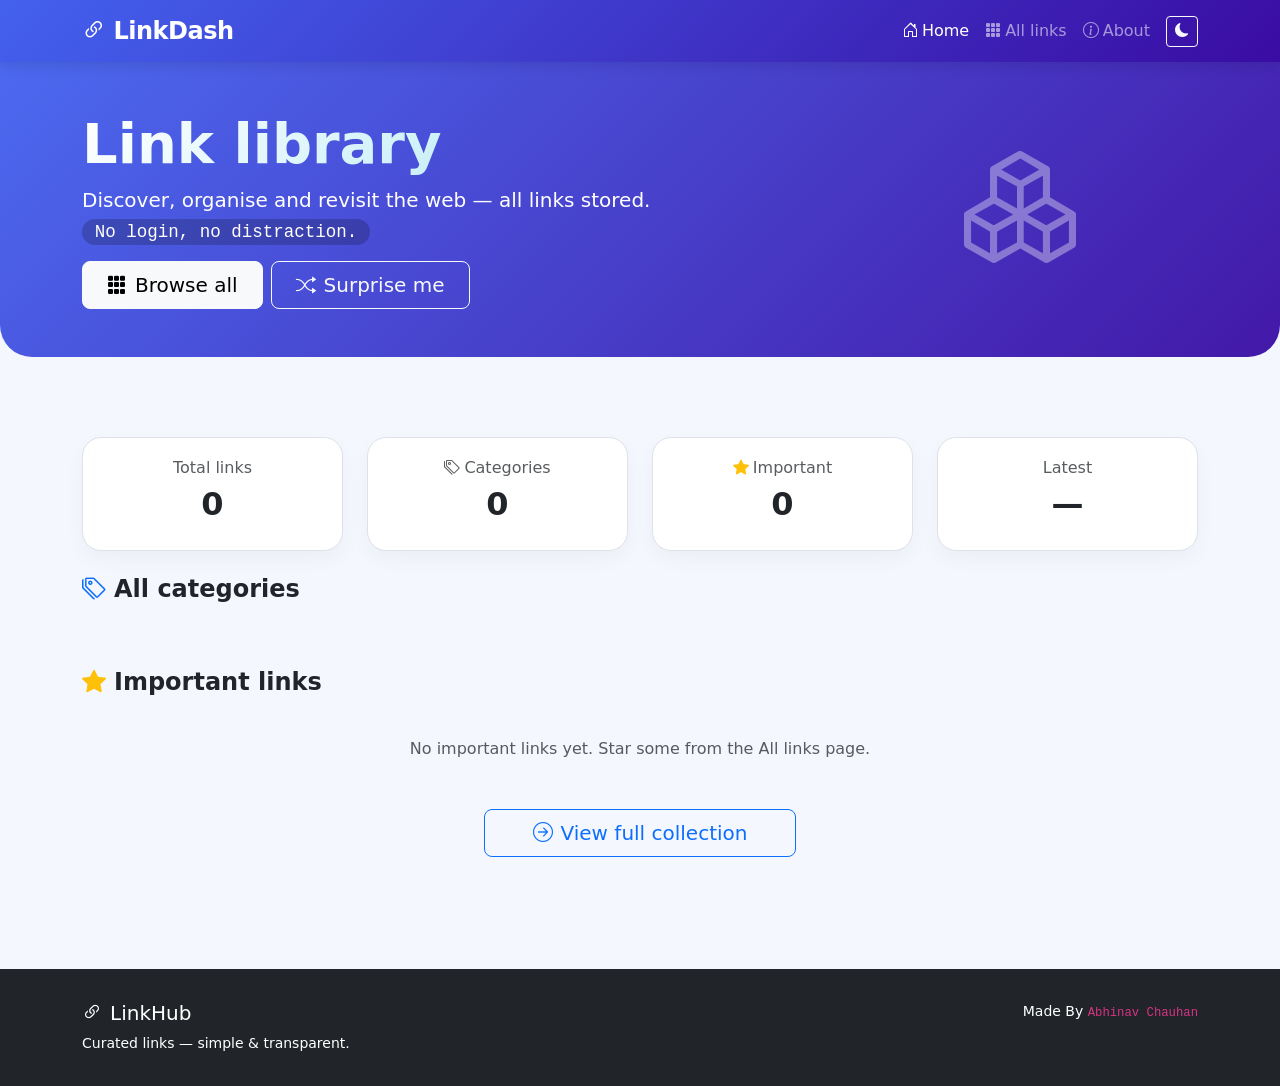
<file: index.html>
<!DOCTYPE html>
<html lang="en">
<head>
    <meta charset="UTF-8" />
    <meta name="viewport" content="width=device-width, initial-scale=1.0" />

    <!-- ===== PRIMARY SEO ===== -->
    <title>LinkDash – Curated Link Library &amp; Bookmark Manager</title>
    <meta name="description" content="LinkDash is a clean, distraction-free link library. Discover, organise and revisit the best web resources — no login required." />
    <meta name="keywords" content="link library, bookmark manager, curated links, web resources, link organizer, free bookmarks" />
    <link rel="canonical" href="https://linkdash.netlify.app/" />

    
    <meta property="og:title" content="LinkDash – Curated Link Library &amp; Bookmark Manager" />
    <meta property="og:description" content="Discover, organise and revisit the web — all links stored. No login, no distraction." />
    <meta property="og:type" content="website" />
    <meta property="og:url" content="https://linkdash.netlify.app/" />
    <meta property="og:image" content="https://linkdash.netlify.app/images/og-image.jpg" />
    <meta property="og:image:width" content="1200" />
    <meta property="og:image:height" content="630" />
    <meta property="og:site_name" content="LinkDash" />

    <title>LinkDash - Home</title>
    <link rel="shortcut icon" href="images/favicon.ico" />
    <link href="css/bootstrap.min.css" rel="stylesheet" />
    <link rel="stylesheet" href="https://cdn.jsdelivr.net/npm/bootstrap-icons@1.8.1/font/bootstrap-icons.css" />
    <link href="css/style.css" rel="stylesheet" />
</head>
<body>
    <!-- ===== NAVBAR ===== -->
    <nav class="navbar navbar-expand-lg navbar-dark sticky-top">
        <div class="container">
            <a class="navbar-brand fw-bold" href="index.html"><i class="bi bi-link-45deg me-2"></i>LinkDash</a>
            <button class="navbar-toggler" type="button" data-bs-toggle="collapse" data-bs-target="#navbarMain">
                <span class="navbar-toggler-icon"></span>
            </button>
            <div class="collapse navbar-collapse" id="navbarMain">
                <ul class="navbar-nav ms-auto">
                    <li class="nav-item"><a class="nav-link active" href="index.html"><i class="bi bi-house-door me-1"></i>Home</a></li>
                    <li class="nav-item"><a class="nav-link" href="link.html"><i class="bi bi-grid-3x3-gap-fill me-1"></i>All links</a></li>
                    <li class="nav-item"><a class="nav-link" href="about.html"><i class="bi bi-info-circle me-1"></i>About</a></li>
                </ul>
                <button id="themeToggle" class="btn btn-outline-light btn-sm ms-2" title="Toggle dark/light mode">
                    <i class="bi bi-moon-fill"></i>
                </button>
            </div>
        </div>
    </nav>

    <!-- ===== HERO ===== -->
    <header class="hero-section py-5">
        <div class="container">
            <div class="row align-items-center g-4">
                <div class="col-lg-8">
                    <h1 class="display-4 fw-bold"><span class="text-gradient">Link library</span></h1>
                    <p class="lead">Discover, organise and revisit the web — all links stored.<br /><code style="color: #fff; background: rgba(0,0,0,0.2); padding: 0.2rem 0.8rem; border-radius: 20px;"><b>No login, no distraction.</b></code></p>
                    <div class="mt-3 d-flex flex-wrap gap-2">
                        <a href="link.html" class="btn btn-light btn-lg px-4"><i class="bi bi-grid-3x3-gap-fill me-2"></i>Browse all</a>
                        <button class="btn btn-outline-light btn-lg px-4" id="heroRandomBtn"><i class="bi bi-shuffle me-2"></i>Surprise me</button>
                    </div>
                </div>
                <div class="col-lg-4 text-center">
                    <i class="bi bi-boxes" style="font-size: 7rem; opacity: 0.6; color: rgba(255,255,255,0.6);"></i>
                </div>
            </div>
        </div>
    </header>

    <!-- ===== MAIN ===== -->
    <main class="container my-5">
        <!-- Stats -->
        <div class="row mb-4 g-4" id="statsRow">
            <div class="col-md-3 col-6">
                <div class="stats-card" id="statTotalCard">
                    <h6 class="text-muted">Total links</h6>
                    <h2 class="fw-bold" id="statTotal">0</h2>
                </div>
            </div>
            <div class="col-md-3 col-6">
                <div class="stats-card clickable" id="statCategoriesCard" data-bs-toggle="modal" data-bs-target="#categoriesModal" style="cursor:pointer;">
                    <h6 class="text-muted"><i class="bi bi-tags me-1"></i>Categories</h6>
                    <h2 class="fw-bold" id="statCategories">0</h2>
                   
                </div>
            </div>
            <div class="col-md-3 col-6">
                <div class="stats-card clickable" id="statImportantCard" data-bs-toggle="modal" data-bs-target="#importantModal" style="cursor:pointer;">
                    <h6 class="text-muted"><i class="bi bi-star-fill text-warning me-1"></i>Important</h6>
                    <h2 class="fw-bold" id="statImportant">0</h2>
                   
                </div>
            </div>
            <div class="col-md-3 col-6">
                <div class="stats-card" id="statLatestCard">
                    <h6 class="text-muted">Latest</h6>
                    <h2 class="fw-bold" id="statLatest">—</h2>
                </div>
            </div>
        </div>

        <!-- Categories preview chips -->
        <section class="mb-5">
            <h4 class="fw-semibold mb-3"><i class="bi bi-tags me-2 text-primary"></i>All categories</h4>
            <div class="d-flex flex-wrap gap-2" id="categoryChips"></div>
        </section>

        <!-- Recently viewed -->
        <div id="recentSection" class="mb-5" style="display:none;">
            <h5 class="fw-semibold"><i class="bi bi-clock-history me-2 text-primary"></i>Recently viewed</h5>
            <div class="d-flex flex-wrap gap-2" id="recentChips"></div>
        </div>

        <!-- Important links -->
        <section class="mb-4">
            <h4 class="fw-semibold mb-3"><i class="bi bi-star-fill text-warning me-2"></i>Important links</h4>
            <div class="row g-4" id="importantContainer">
                <div class="col-12 text-center py-4 text-muted">Loading important links…</div>
            </div>
        </section>

        <div class="text-center mt-4">
            <a href="link.html" class="btn btn-outline-primary btn-lg px-5"><i class="bi bi-arrow-right-circle me-2"></i>View full collection</a>
        </div>
    </main>

    <!-- ===== CATEGORIES MODAL ===== -->
    <div class="modal fade" id="categoriesModal" tabindex="-1" aria-hidden="true">
        <div class="modal-dialog modal-dialog-centered">
            <div class="modal-content">
                <div class="modal-header">
                    <h5 class="modal-title"><i class="bi bi-tags me-2 text-primary"></i>All categories</h5>
                    <button type="button" class="btn-close" data-bs-dismiss="modal"></button>
                </div>
                <div class="modal-body" id="categoriesModalBody">
                    <div class="text-center py-3 text-muted">Loading…</div>
                </div>
                <div class="modal-footer">
                    <button class="btn btn-secondary" data-bs-dismiss="modal">Close</button>
                </div>
            </div>
        </div>
    </div>

    <!-- ===== IMPORTANT MODAL ===== -->
    <div class="modal fade" id="importantModal" tabindex="-1" aria-hidden="true">
        <div class="modal-dialog modal-dialog-centered modal-lg">
            <div class="modal-content">
                <div class="modal-header">
                    <h5 class="modal-title"><i class="bi bi-star-fill text-warning me-2"></i>Important links</h5>
                    <button type="button" class="btn-close" data-bs-dismiss="modal"></button>
                </div>
                <div class="modal-body" id="importantModalBody">
                    <div class="text-center py-3 text-muted">Loading…</div>
                </div>
                <div class="modal-footer">
                    <button class="btn btn-secondary" data-bs-dismiss="modal">Close</button>
                </div>
            </div>
        </div>
    </div>

    <!-- ===== FOOTER ===== -->
    <footer class="footer">
        <div class="container">
            <div class="row">
                <div class="col-md-6">
                    <h5><i class="bi bi-link-45deg me-2"></i>LinkHub</h5>
                    <p class="mb-0 small">Curated links — simple & transparent.</p>
                </div>
                <div class="col-md-6 text-md-end">
                    <p class="mb-0 small">Made By <code>Abhinav Chauhan</code></p>
                </div>
            </div>
        </div>
    </footer>

    <script src="js/bootstrap.bundle.min.js"></script>
    <script src="js/script.js"></script>
    <script>
        document.addEventListener('DOMContentLoaded', function() {
            fetchLinks().then(() => {
                updateStatsUI();
                renderImportantLinks();
                renderCategoryChips();
                renderRecentChips();
                populateCategoryModal();
                populateImportantModal();
            });

            document.getElementById('heroRandomBtn')?.addEventListener('click', function() {
                if (links.length) {
                    const random = links[Math.floor(Math.random() * links.length)];
                    window.open(random.url, '_blank');
                }
            });
        });
    </script>
</body>
</html>
</file>
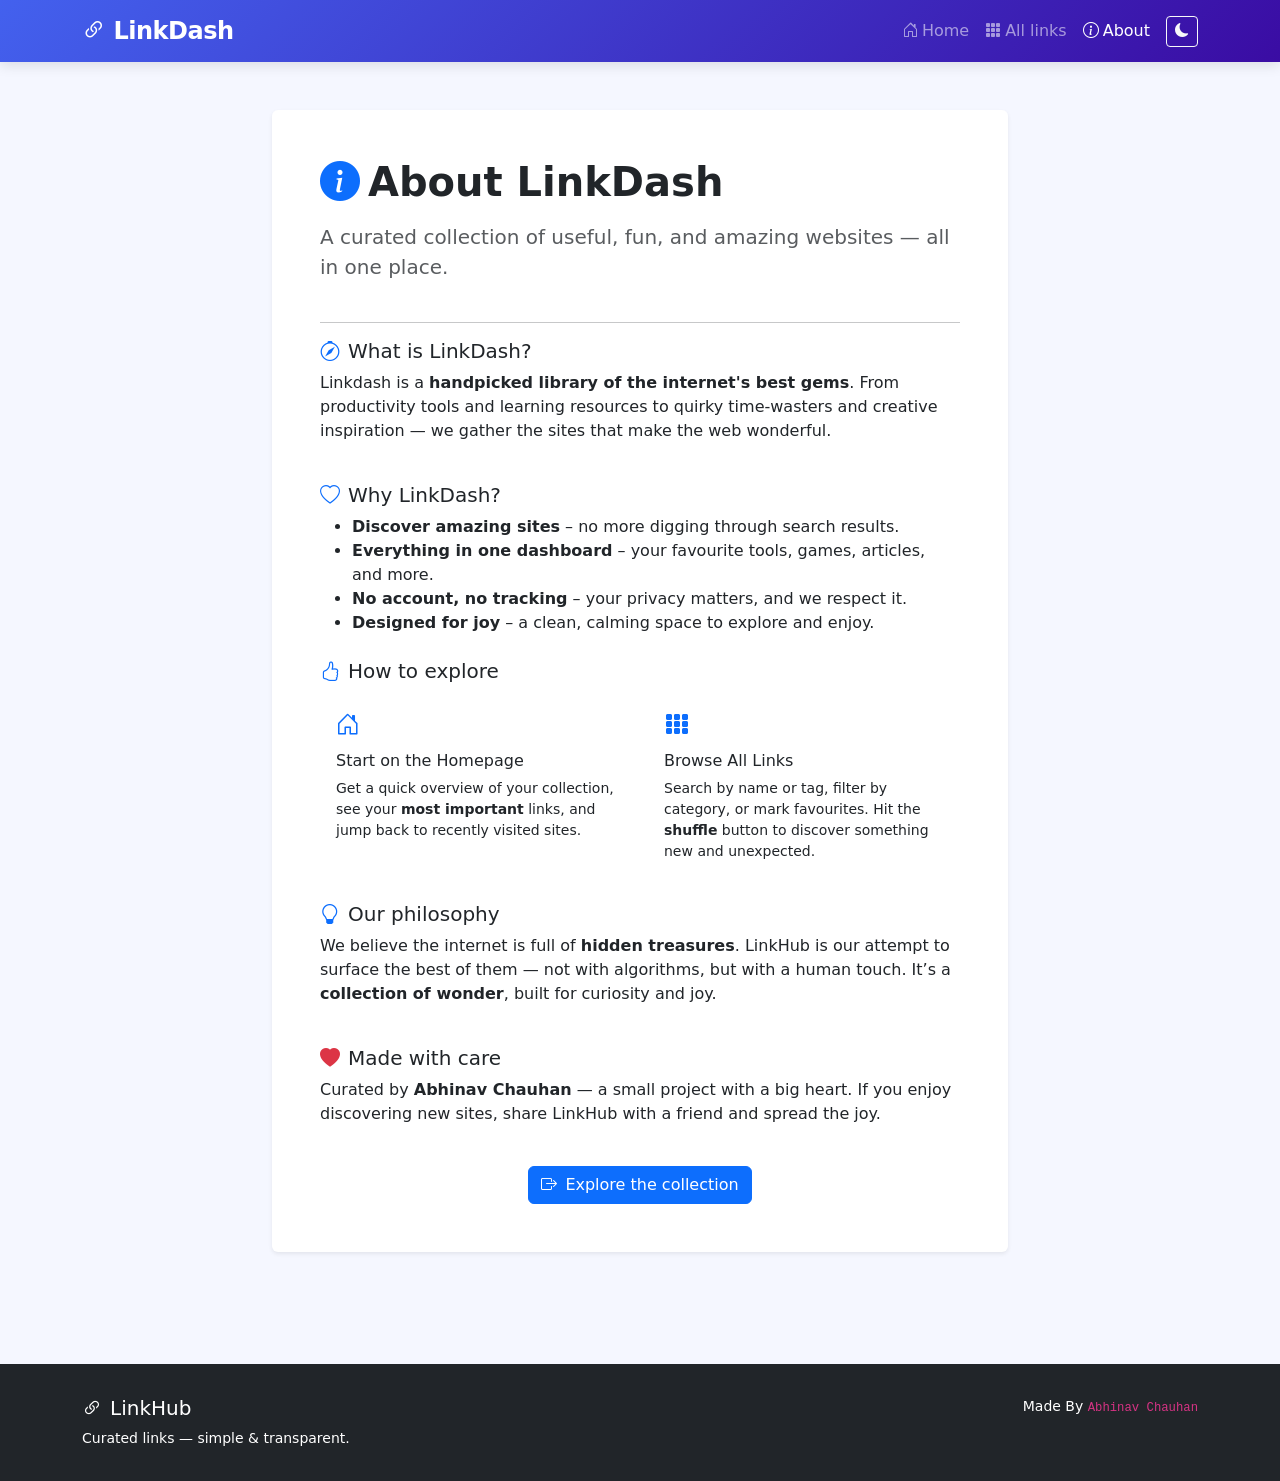
<file: about.html>
<!DOCTYPE html>
<html lang="en">
<head>
     <meta charset="UTF-8" />
    <meta name="viewport" content="width=device-width, initial-scale=1.0" />

    <!-- ===== PRIMARY SEO ===== -->
    <title>LinkDash – Curated Link Library &amp; Bookmark Manager</title>
    <meta name="description" content="LinkDash is a clean, distraction-free link library. Discover, organise and revisit the best web resources — no login required." />
    <meta name="keywords" content="link library, bookmark manager, curated links, web resources, link organizer, free bookmarks" />
    <link rel="canonical" href="https://linkdash.netlify.app/" />

    
    <meta property="og:title" content="LinkDash – Curated Link Library &amp; Bookmark Manager" />
    <meta property="og:description" content="Discover, organise and revisit the web — all links stored. No login, no distraction." />
    <meta property="og:type" content="website" />
    <meta property="og:url" content="https://linkdash.netlify.app/" />
    <meta property="og:image" content="https://linkdash.netlify.app/images/og-image.jpg" />
    <meta property="og:image:width" content="1200" />
    <meta property="og:image:height" content="630" />
    <meta property="og:site_name" content="LinkDash" />

    <title>About - LinkDash</title>
    <link href="css/bootstrap.min.css" rel="stylesheet" />
    <link rel="shortcut icon" href="images/favicon.ico" />
    <link rel="stylesheet" href="https://cdn.jsdelivr.net/npm/bootstrap-icons@1.8.1/font/bootstrap-icons.css" />
    <link href="css/style.css" rel="stylesheet" />
</head>
<body>
    <!-- NAVBAR -->
    <nav class="navbar navbar-expand-lg navbar-dark sticky-top">
        <div class="container">
            <a class="navbar-brand fw-bold" href="index.html"><i class="bi bi-link-45deg me-2"></i>LinkDash</a>
            <button class="navbar-toggler" type="button" data-bs-toggle="collapse" data-bs-target="#navbarMain">
                <span class="navbar-toggler-icon"></span>
            </button>
            <div class="collapse navbar-collapse" id="navbarMain">
                <ul class="navbar-nav ms-auto">
                    <li class="nav-item"><a class="nav-link" href="index.html"><i class="bi bi-house-door me-1"></i>Home</a></li>
                    <li class="nav-item"><a class="nav-link" href="link.html"><i class="bi bi-grid-3x3-gap-fill me-1"></i>All links</a></li>
                    <li class="nav-item"><a class="nav-link active" href="about.html"><i class="bi bi-info-circle me-1"></i>About</a></li>
                </ul>
                <button id="themeToggle" class="btn btn-outline-light btn-sm ms-2" title="Toggle dark/light mode">
                    <i class="bi bi-moon-fill"></i>
                </button>
            </div>
        </div>
    </nav>

    <!-- MAIN -->
    <main class="container my-5">
        <div class="row justify-content-center">
            <div class="col-lg-8">
                <div class="card border-0 shadow-sm p-4 p-md-5">

                    <!-- Header -->
                    <h1 class="fw-bold mb-3">
                        <i class="bi bi-info-circle-fill text-primary me-2"></i>About LinkDash
                    </h1>
                    <p class="lead text-muted mb-4">
                        A curated collection of useful, fun, and amazing websites — all in one place.
                    </p>
                    <hr />

                    <!-- What -->
                    <h5><i class="bi bi-compass me-2 text-primary"></i>What is LinkDash?</h5>
                    <p>
                        Linkdash is a <strong>handpicked library of the internet's best gems</strong>. 
                        From productivity tools and learning resources to quirky time-wasters and creative inspiration — 
                        we gather the sites that make the web wonderful.
                    </p>

                    <!-- Why -->
                    <h5 class="mt-4"><i class="bi bi-heart me-2 text-primary"></i>Why LinkDash?</h5>
                    <ul class="mb-0">
                        <li><strong>Discover amazing sites</strong> – no more digging through search results.</li>
                        <li><strong>Everything in one dashboard</strong> – your favourite tools, games, articles, and more.</li>
                        <li><strong>No account, no tracking</strong> – your privacy matters, and we respect it.</li>
                        <li><strong>Designed for joy</strong> – a clean, calming space to explore and enjoy.</li>
                    </ul>

                    <!-- How -->
                    <h5 class="mt-4"><i class="bi bi-hand-thumbs-up me-2 text-primary"></i>How to explore</h5>
                    <div class="row g-3">
                        <div class="col-md-6">
                            <div class="p-3 rounded h-100">
                                <i class="bi bi-house-door text-primary fs-4"></i>
                                <h6 class="mt-2">Start on the Homepage</h6>
                                <p class="small mb-0">Get a quick overview of your collection, see your <strong>most important</strong> links, and jump back to recently visited sites.</p>
                            </div>
                        </div>
                        <div class="col-md-6">
                            <div class="p-3 rounded h-100">
                                <i class="bi bi-grid-3x3-gap-fill text-primary fs-4"></i>
                                <h6 class="mt-2">Browse All Links</h6>
                                <p class="small mb-0">Search by name or tag, filter by category, or mark favourites. Hit the <strong>shuffle</strong> button to discover something new and unexpected.</p>
                            </div>
                        </div>
                    </div>

                    <!-- Philosophy -->
                    <h5 class="mt-4"><i class="bi bi-lightbulb me-2 text-primary"></i>Our philosophy</h5>
                    <p>
                        We believe the internet is full of <strong>hidden treasures</strong>. LinkHub is our attempt to 
                        surface the best of them — not with algorithms, but with a human touch. 
                        It’s a <strong>collection of wonder</strong>, built for curiosity and joy.
                    </p>

                    <!-- Made with love -->
                    <h5 class="mt-4"><i class="bi bi-heart-fill text-danger me-2"></i>Made with care</h5>
                    <p>
                        Curated by <strong>Abhinav Chauhan</strong> — a small project with a big heart. 
                        If you enjoy discovering new sites, share LinkHub with a friend and spread the joy.
                    </p>

                    <!-- CTA -->
                    <div class="text-center mt-4">
                        <a href="link.html" class="btn btn-primary"><i class="bi bi-box-arrow-right me-2"></i>Explore the collection</a>
                    </div>

                </div>
            </div>
        </div>
    </main>

    <!-- FOOTER -->
    <footer class="footer">
        <div class="container">
            <div class="row">
                <div class="col-md-6">
                    <h5><i class="bi bi-link-45deg me-2"></i>LinkHub</h5>
                    <p class="mb-0 small">Curated links — simple & transparent.</p>
                </div>
                <div class="col-md-6 text-md-end">
                    <p class="mb-0 small">Made By <code>Abhinav Chauhan</code></p>
                </div>
            </div>
        </div>
    </footer>

    <script src="js/bootstrap.bundle.min.js"></script>
    <script src="js/script.js"></script>
</body>
</html>
</file>
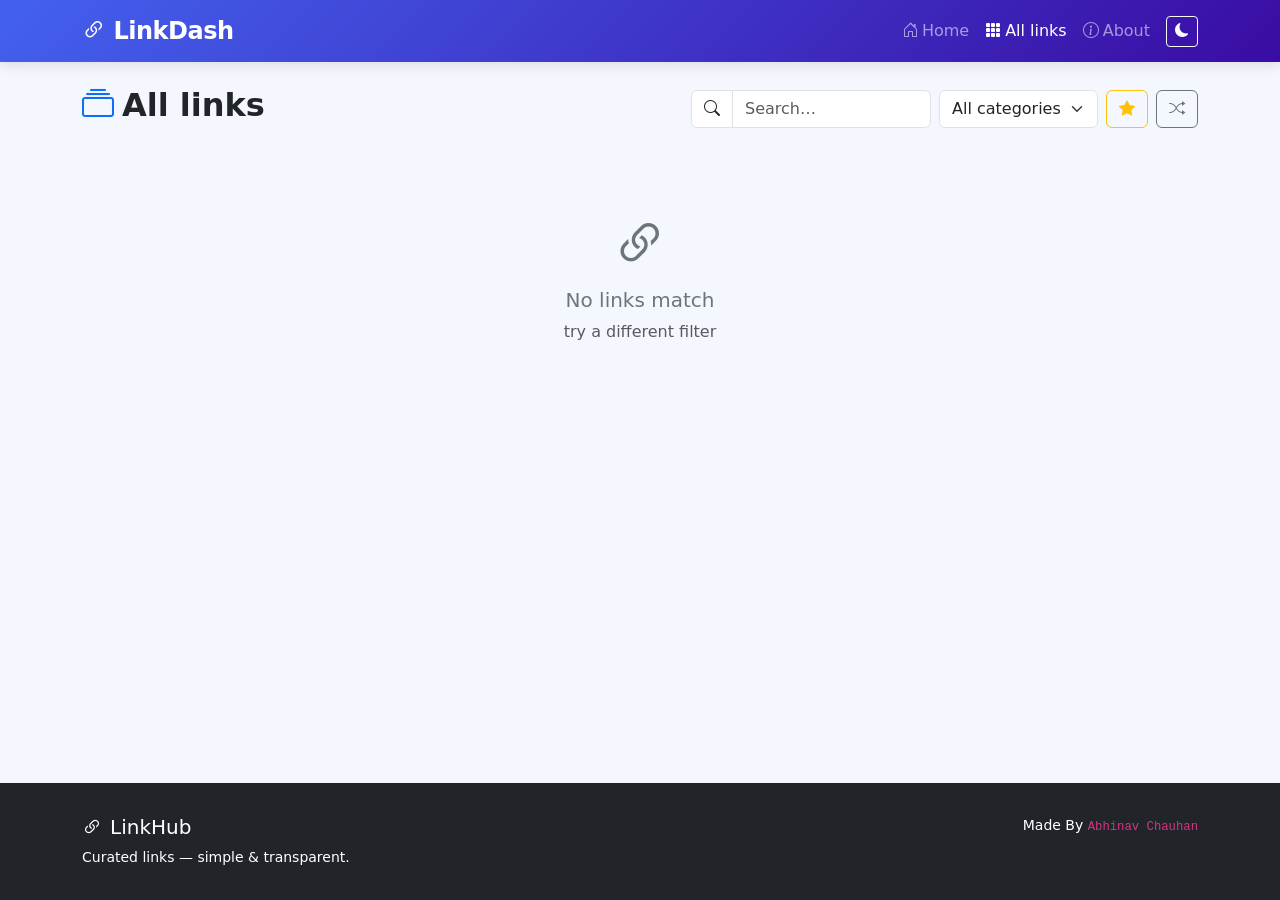
<file: link.html>
<!DOCTYPE html>
<html lang="en">
<head>
     <meta charset="UTF-8" />
    <meta name="viewport" content="width=device-width, initial-scale=1.0" />

    <!-- ===== PRIMARY SEO ===== -->
    <title>LinkDash – Curated Link Library &amp; Bookmark Manager</title>
    <meta name="description" content="LinkDash is a clean, distraction-free link library. Discover, organise and revisit the best web resources — no login required." />
    <meta name="keywords" content="link library, bookmark manager, curated links, web resources, link organizer, free bookmarks" />
    <link rel="canonical" href="https://linkdash.netlify.app/" />

    
    <meta property="og:title" content="LinkDash – Curated Link Library &amp; Bookmark Manager" />
    <meta property="og:description" content="Discover, organise and revisit the web — all links stored. No login, no distraction." />
    <meta property="og:type" content="website" />
    <meta property="og:url" content="https://linkdash.netlify.app/" />
    <meta property="og:image" content="https://linkdash.netlify.app/images/og-image.jpg" />
    <meta property="og:image:width" content="1200" />
    <meta property="og:image:height" content="630" />
    <meta property="og:site_name" content="LinkDash" />

    <title>All links - Linkdash</title>
    <link rel="shortcut icon" href="images/favicon.ico" />
    <link href="css/bootstrap.min.css" rel="stylesheet" />
    <link rel="stylesheet" href="https://cdn.jsdelivr.net/npm/bootstrap-icons@1.8.1/font/bootstrap-icons.css" />
    <link href="css/style.css" rel="stylesheet" />
</head>
<body>
    <nav class="navbar navbar-expand-lg navbar-dark sticky-top">
        <div class="container">
            <a class="navbar-brand fw-bold" href="index.html"><i class="bi bi-link-45deg me-2"></i>LinkDash</a>
            <button class="navbar-toggler" type="button" data-bs-toggle="collapse" data-bs-target="#navbarMain">
                <span class="navbar-toggler-icon"></span>
            </button>
            <div class="collapse navbar-collapse" id="navbarMain">
                <ul class="navbar-nav ms-auto">
                    <li class="nav-item"><a class="nav-link" href="index.html"><i class="bi bi-house-door me-1"></i>Home</a></li>
                    <li class="nav-item"><a class="nav-link active" href="link.html"><i class="bi bi-grid-3x3-gap-fill me-1"></i>All links</a></li>
                    <li class="nav-item"><a class="nav-link" href="about.html"><i class="bi bi-info-circle me-1"></i>About</a></li>
                </ul>
                <button id="themeToggle" class="btn btn-outline-light btn-sm ms-2" title="Toggle dark/light mode">
                    <i class="bi bi-moon-fill"></i>
                </button>
            </div>
        </div>
    </nav>

    <main class="container my-4">
        <div class="d-flex flex-wrap align-items-center justify-content-between mb-4">
            <h2 class="fw-semibold"><i class="bi bi-collection me-2 text-primary"></i>All links</h2>
            <div class="d-flex gap-2 mt-2 mt-sm-0 flex-wrap">
                <div class="input-group" style="max-width: 240px;">
                    <span class="input-group-text bg-white"><i class="bi bi-search"></i></span>
                    <input type="text" id="searchLinks" class="form-control" placeholder="Search…" />
                </div>
                <select id="categoryFilter" class="form-select" style="width: auto;">
                    <option value="all">All categories</option>
                    <!-- options filled by JS -->
                </select>
                <button class="btn btn-outline-warning" id="favFilterBtn" title="Show only important">
                    <i class="bi bi-star-fill"></i>
                </button>
                <button class="btn btn-outline-secondary" id="randomLinkBtn" title="Surprise me!">
                    <i class="bi bi-shuffle"></i>
                </button>
            </div>
        </div>

        <div class="row g-4" id="allLinksContainer">
            <div class="col-12 text-center py-5 text-muted">loading links …</div>
        </div>
    </main>

    <footer class="footer">
        <div class="container">
            <div class="row">
                <div class="col-md-6">
                    <h5><i class="bi bi-link-45deg me-2"></i>LinkHub</h5>
                    <p class="mb-0 small">Curated links — simple & transparent.</p>
                </div>
                <div class="col-md-6 text-md-end">
                    
                    <p class="mb-0 small">Made By <code>Abhinav Chauhan</code></p>
                </div>
            </div>
        </div>
    </footer>

    <script src="js/bootstrap.bundle.min.js"></script>
    <script src="js/script.js"></script>
    <script>
        document.addEventListener('DOMContentLoaded', function() {
            fetchLinks().then(() => {
                // Populate category filter dynamically
                const filterSelect = document.getElementById('categoryFilter');
                const categories = [...new Set(links.map(l => l.category).filter(Boolean))];
                categories.forEach(cat => {
                    const opt = document.createElement('option');
                    opt.value = cat;
                    opt.textContent = cat.charAt(0).toUpperCase() + cat.slice(1);
                    filterSelect.appendChild(opt);
                });

                renderAllLinks();
                document.getElementById('searchLinks').addEventListener('input', filterAllLinks);
                document.getElementById('categoryFilter').addEventListener('change', filterAllLinks);
                document.getElementById('favFilterBtn').addEventListener('click', function() {
                    this.classList.toggle('active');
                    filterAllLinks();
                });
                document.getElementById('randomLinkBtn').addEventListener('click', function() {
                    if (filteredLinks.length) {
                        const random = filteredLinks[Math.floor(Math.random() * filteredLinks.length)];
                        window.open(random.url, '_blank');
                    } else if (links.length) {
                        const random = links[Math.floor(Math.random() * links.length)];
                        window.open(random.url, '_blank');
                    }
                });
            });
        });
    </script>
</body>
</html>
</file>
<file: css/style.css>
/* ===== css/style.css ===== */
:root {
    --primary: #4361ee;
    --secondary: #3a0ca3;
    --accent: #4cc9f0;
    --light: #f8f9fa;
    --dark: #212529;
    --success: #4bb543;
    --danger: #e63946;

    /* Light theme (default) */
    --bg-body: #f5f7ff;
    --text-color: #212529;
    --card-bg: #ffffff;
    --border-color: #dee2e6;
    --shadow: rgba(0,0,0,0.04);
    --muted: #6c757d;
    --input-bg: #ffffff;
}

body.dark-theme {
    --bg-body: #12121e;
    --text-color: #e8e8f0;
    --card-bg: #1e1e32;
    --border-color: #2c2c4a;
    --shadow: rgba(0,0,0,0.3);
    --light: #1e1e32;
    --muted: #aab;
    --input-bg: #2a2a44;
}

body {
    background-color: var(--bg-body);
    font-family: 'Segoe UI', system-ui, sans-serif;
    color: var(--text-color);
    display: flex;
    flex-direction: column;
    min-height: 100vh;
    transition: background-color 0.3s ease, color 0.3s ease;
}

main { flex: 1 0 auto; }

/* Navbar */
.navbar {
    background: linear-gradient(135deg, var(--primary), var(--secondary));
    box-shadow: 0 4px 12px rgba(0,0,0,0.1);
}
.navbar-brand { font-size: 1.5rem; letter-spacing: -0.5px; }

/* Hero */
.hero-section {
    background: linear-gradient(135deg, rgba(67,97,238,0.95), rgba(58,12,163,0.95)), url('https://images.unsplash.com/photo-1516321318423-f06f85e504b3?auto=format&fit=crop&w=1350&q=80') center/cover;
    color: white;
    border-radius: 0 0 2rem 2rem;
    margin-bottom: 2rem;
}
.text-gradient { font-weight: 700; background: linear-gradient(135deg, #fff, #caf0f8); -webkit-background-clip: text; -webkit-text-fill-color: transparent; }

/* Stats cards */
.stats-card {
    background: var(--card-bg);
    border-radius: 1.2rem;
    padding: 1.2rem;
    box-shadow: 0 8px 20px var(--shadow);
    text-align: center;
    transition: 0.2s;
    border: 1px solid var(--border-color);
    color: var(--text-color);
}
.stats-card:hover { transform: translateY(-3px); box-shadow: 0 12px 24px rgba(67,97,238,0.15); }
.clickable { cursor: pointer; }
.clickable:hover { background: rgba(67,97,238,0.08); }

/* Link cards */
.link-card {
    border: none;
    border-radius: 1.2rem;
    box-shadow: 0 6px 14px var(--shadow);
    transition: 0.2s;
    height: 100%;
    background: var(--card-bg);
    overflow: hidden;
    color: var(--text-color);
}
.link-card:hover { transform: translateY(-5px); box-shadow: 0 16px 28px rgba(67,97,238,0.18); }
.card-header {
    background-color: rgba(67,97,238,0.06);
    border-bottom: 1px solid var(--border-color);
    font-weight: 600;
    padding: 0.9rem 1.2rem;
}
.card-footer {
    background: transparent;
    border-top: 1px solid var(--border-color);
}

/* Category badges */
.category-badge {
    font-size: 0.7rem;
    padding: 0.25rem 0.9rem;
    border-radius: 30px;
    font-weight: 500;
    text-transform: capitalize;
}
.category-work { background: rgba(67,97,238,0.15); color: #5a7aff; }
.category-personal { background: rgba(75,181,67,0.15); color: #5fcf5f; }
.category-learning { background: rgba(255,193,7,0.15); color: #ffd43b; }
.category-entertainment { background: rgba(230,57,70,0.15); color: #ff6b7a; }
.category-social { background: rgba(155,89,182,0.15); color: #b07cd6; }
.category-other { background: rgba(108,117,125,0.15); color: #aab; }

.link-url {
    color: var(--primary);
    text-decoration: none;
    font-size: 0.9rem;
    word-break: break-word;
}
.link-url:hover { text-decoration: underline; color: var(--secondary); }

/* Category chips */
.category-chip {
    background: var(--card-bg);
    border: 1px solid var(--border-color);
    border-radius: 30px;
    padding: 0.4rem 1rem;
    font-size: 0.9rem;
    display: inline-flex;
    align-items: center;
    gap: 0.3rem;
    transition: 0.2s;
    color: var(--text-color);
}
.category-chip:hover {
    background: var(--primary);
    color: white;
    border-color: var(--primary);
}
.category-chip .badge {
    font-size: 0.7rem;
}

/* Recent chips */
.recent-chip {
    background: var(--card-bg);
    border: 1px solid var(--border-color);
    border-radius: 30px;
    padding: 0.3rem 1rem;
    font-size: 0.85rem;
    cursor: pointer;
    transition: 0.2s;
    color: var(--text-color);
}
.recent-chip:hover {
    background: var(--primary);
    color: white;
    border-color: var(--primary);
}

.footer {
    background-color: var(--dark);
    color: white;
    padding: 2rem 0;
    margin-top: 4rem;
}
body.dark-theme .footer {
    background-color: #0a0a16;
}

/* Filter button active state */
#favFilterBtn.active {
    background-color: #ffc107;
    border-color: #ffc107;
    color: #000;
}
#favFilterBtn.active i { color: #000; }

/* Empty state */
.empty-state { color: var(--muted); padding: 3rem 0; text-align: center; }
.empty-state i { font-size: 3.5rem; }

/* Modal overrides for dark */
body.dark-theme .modal-content {
    background-color: var(--card-bg);
    color: var(--text-color);
    border-color: var(--border-color);
}
body.dark-theme .modal-header,
body.dark-theme .modal-footer {
    border-color: var(--border-color);
}
body.dark-theme .btn-close {
    filter: invert(1);
}

/* Dark mode form elements */
body.dark-theme .form-control,
body.dark-theme .form-select,
body.dark-theme .input-group-text {
    background-color: var(--input-bg) !important;
    border-color: var(--border-color) !important;
    color: var(--text-color) !important;
}
body.dark-theme .form-control:focus,
body.dark-theme .form-select:focus {
    border-color: var(--primary);
    box-shadow: 0 0 0 0.2rem rgba(67,97,238,0.25);
}
body.dark-theme .btn-outline-primary {
    color: var(--primary);
    border-color: var(--primary);
}
body.dark-theme .btn-outline-primary:hover {
    background-color: var(--primary);
    color: #fff;
}
body.dark-theme .btn-outline-secondary {
    color: var(--muted);
    border-color: var(--border-color);
}
body.dark-theme .btn-outline-secondary:hover {
    background-color: var(--border-color);
    color: var(--text-color);
}
body.dark-theme .btn-outline-warning {
    color: #ffc107;
    border-color: #ffc107;
}
body.dark-theme .btn-outline-warning.active {
    background-color: #ffc107;
    color: #000;
}
body.dark-theme .bg-light {
    background-color: var(--light) !important;
}
body.dark-theme .text-muted {
    color: var(--muted) !important;
}
</file>
